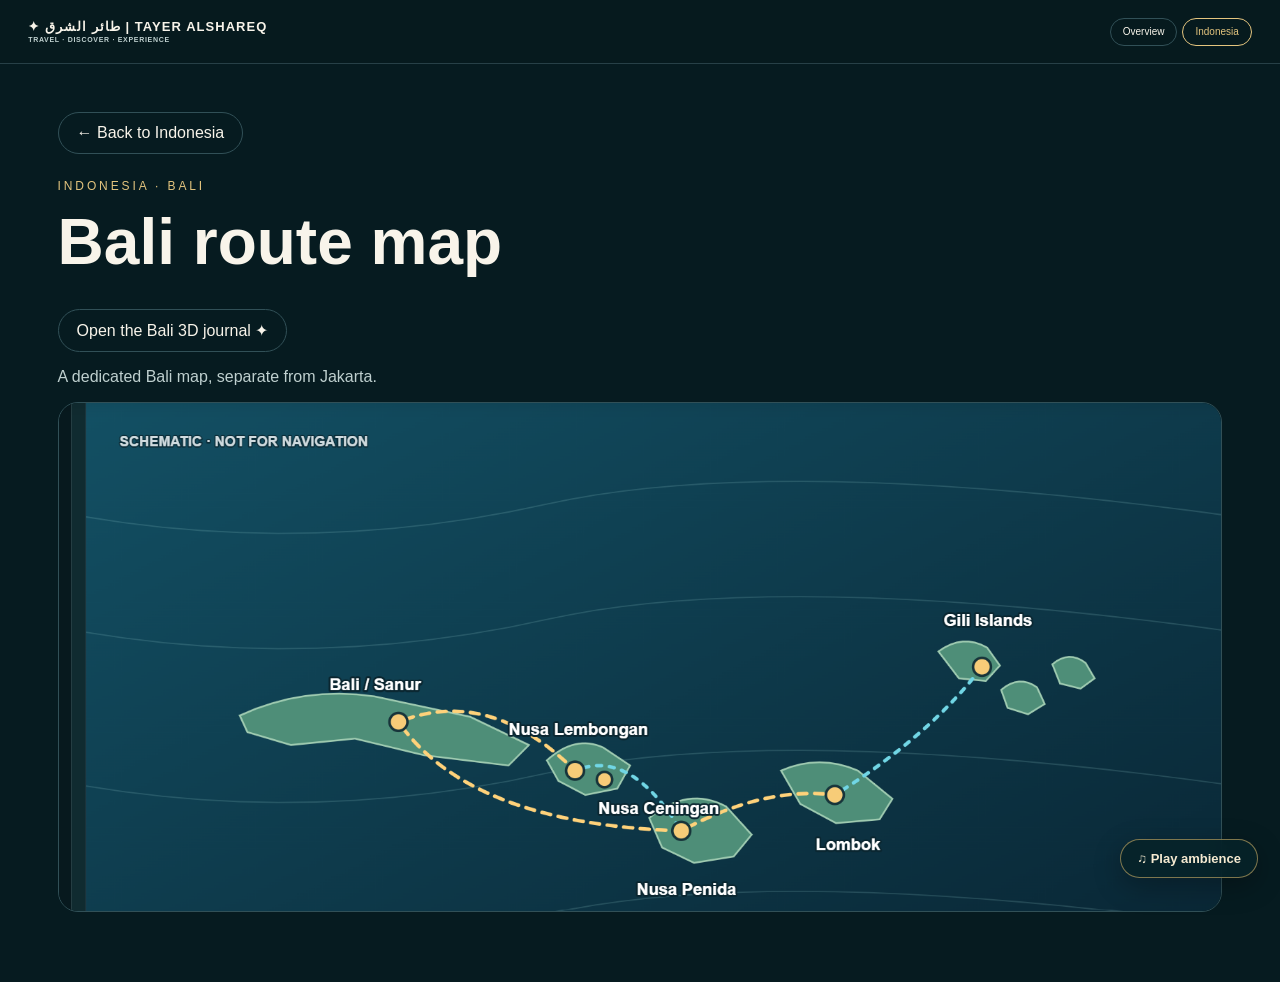
<file: paradise_multipage/bali.html>
<!doctype html><html><head><meta charset="utf-8"><meta name="viewport" content="width=device-width,initial-scale=1"><title>Bali | Paradise Portal</title><link rel="stylesheet" href="style.css"></head><body><header><div class="brand">✦ طائر الشرق | TAYER ALSHAREQ<small>TRAVEL · DISCOVER · EXPERIENCE</small></div><nav class="nav"><a href="index.html">Overview</a><a class="active" href="indonesia.html">Indonesia</a></nav></header><main class="section"><a class="btn back" href="indonesia.html">← Back to Indonesia</a><div class="eyebrow">Indonesia · Bali</div><h2>Bali route map</h2><p><a class="btn" href="journey.html#bali">Open the Bali 3D journal ✦</a></p><p style="color:var(--muted)">A dedicated Bali map, separate from Jakarta.</p><div class="map-wrap"><img src="assets/bali-map.png" alt="Bali and nearby islands route map"></div></main><div class="sound-control" id="soundControl" role="button" tabindex="0" aria-label="Play ocean waves and Balinese music">♫ Play ambience</div>
<audio id="oceanAudio" loop preload="auto"><source src="assets/ocean-waves.mp3" type="audio/mpeg"></audio>
<audio id="baliAudio" loop preload="auto"><source src="assets/bali-gamelan.mp3" type="audio/mpeg"></audio>
<script>
(()=>{const b=document.getElementById('soundControl'),o=document.getElementById('oceanAudio'),m=document.getElementById('baliAudio');if(!b)return;o.volume=.32;m.volume=.18;let on=false;async function toggle(){if(!on){try{await Promise.all([o.play(),m.play()]);on=true;b.textContent='❚❚ Pause ambience';b.classList.add('playing')}catch(e){}}else{o.pause();m.pause();on=false;b.textContent='♫ Play ambience';b.classList.remove('playing')}}b.addEventListener('click',toggle);b.addEventListener('keydown',e=>{if(e.key==='Enter'||e.key===' '){e.preventDefault();toggle()}})})();
</script></body></html>
</file>
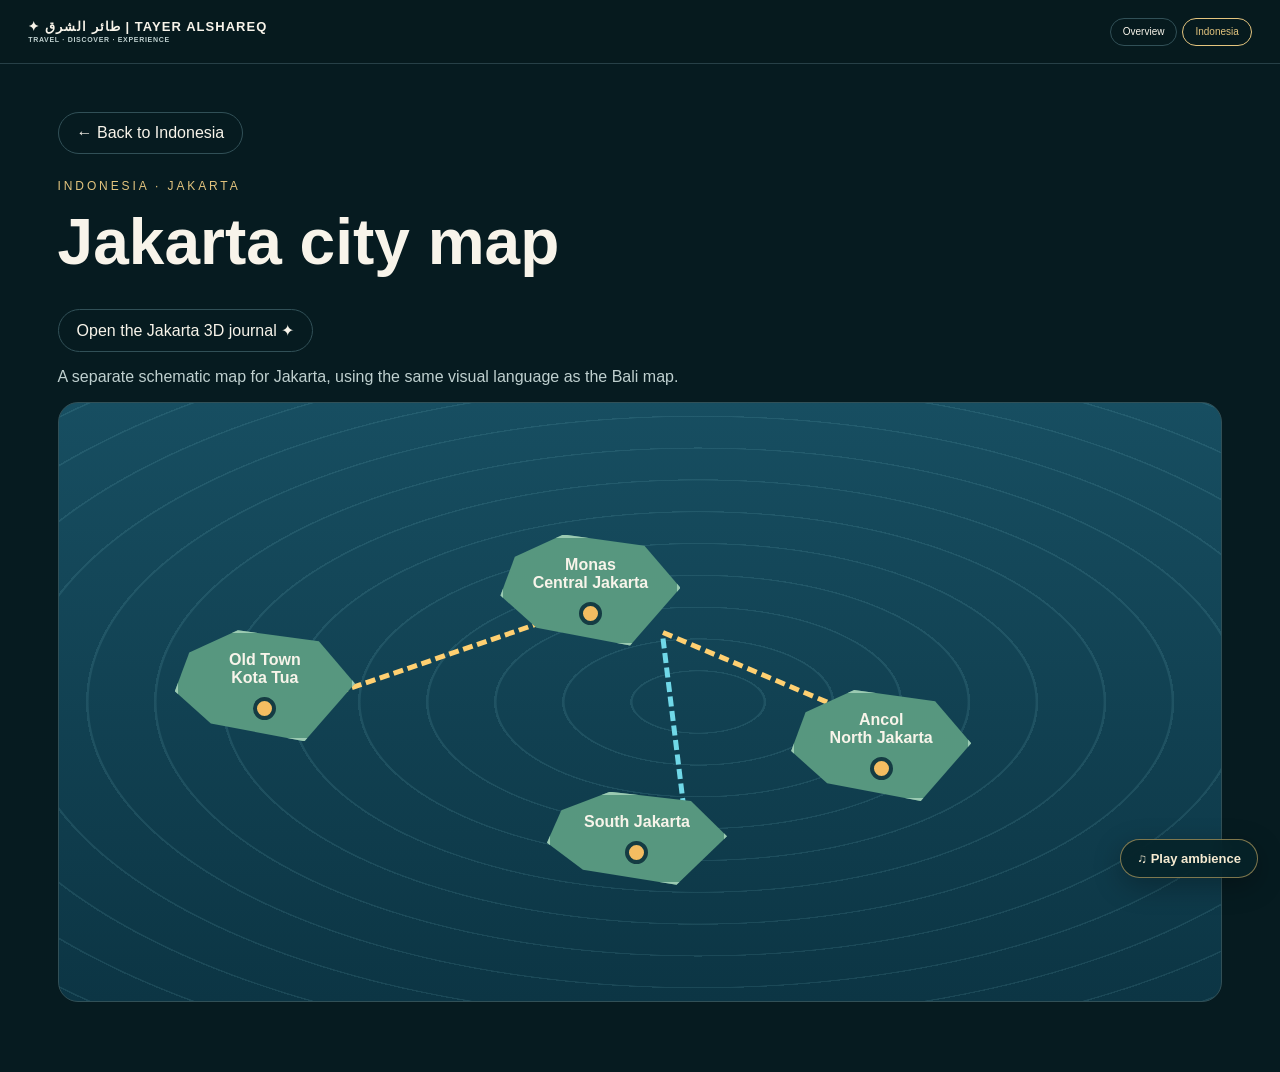
<file: paradise_multipage/jakarta.html>
<!doctype html><html><head><meta charset="utf-8"><meta name="viewport" content="width=device-width,initial-scale=1"><title>Jakarta | Paradise Portal</title><link rel="stylesheet" href="style.css"></head><body><header><div class="brand">✦ طائر الشرق | TAYER ALSHAREQ<small>TRAVEL · DISCOVER · EXPERIENCE</small></div><nav class="nav"><a href="index.html">Overview</a><a class="active" href="indonesia.html">Indonesia</a></nav></header><main class="section"><a class="btn back" href="indonesia.html">← Back to Indonesia</a><div class="eyebrow">Indonesia · Jakarta</div><h2>Jakarta city map</h2><p><a class="btn" href="journey.html#jakarta">Open the Jakarta 3D journal ✦</a></p><p style="color:var(--muted)">A separate schematic map for Jakarta, using the same visual language as the Bali map.</p><div class="map-wrap jakarta-map"><div class="route r1"></div><div class="route r2"></div><div class="route r3"></div><div class="district d1">Old Town<br>Kota Tua</div><div class="district d2">Monas<br>Central Jakarta</div><div class="district d3">Ancol<br>North Jakarta</div><div class="district d4">South Jakarta</div></div></main><div class="sound-control" id="soundControl" role="button" tabindex="0" aria-label="Play ocean waves and Balinese music">♫ Play ambience</div>
<audio id="oceanAudio" loop preload="auto"><source src="assets/ocean-waves.mp3" type="audio/mpeg"></audio>
<audio id="baliAudio" loop preload="auto"><source src="assets/bali-gamelan.mp3" type="audio/mpeg"></audio>
<script>
(()=>{const b=document.getElementById('soundControl'),o=document.getElementById('oceanAudio'),m=document.getElementById('baliAudio');if(!b)return;o.volume=.32;m.volume=.18;let on=false;async function toggle(){if(!on){try{await Promise.all([o.play(),m.play()]);on=true;b.textContent='❚❚ Pause ambience';b.classList.add('playing')}catch(e){}}else{o.pause();m.pause();on=false;b.textContent='♫ Play ambience';b.classList.remove('playing')}}b.addEventListener('click',toggle);b.addEventListener('keydown',e=>{if(e.key==='Enter'||e.key===' '){e.preventDefault();toggle()}})})();
</script></body></html>
</file>
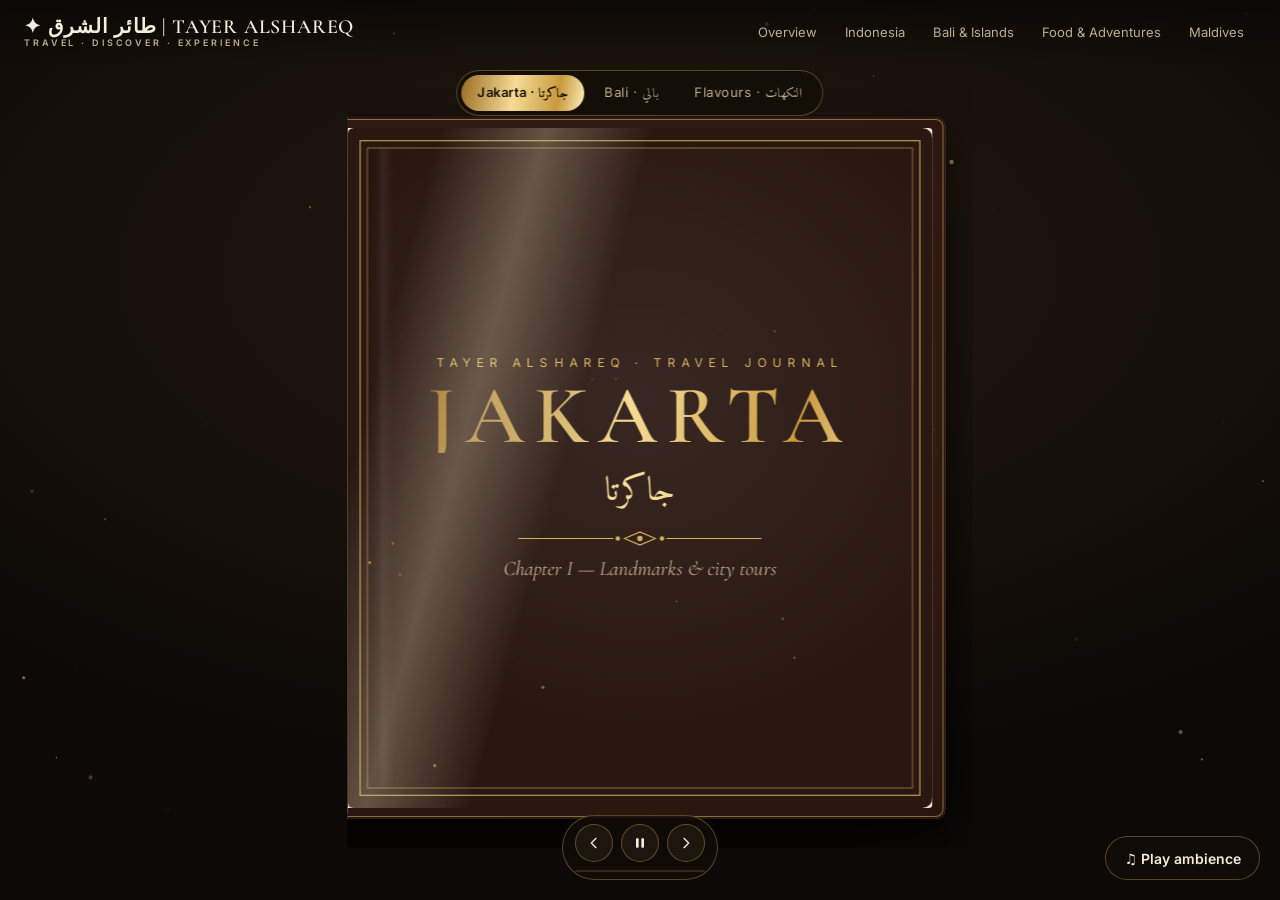
<file: paradise_multipage/journey.html>
<!doctype html>
<html lang="en">
<head>
<meta charset="utf-8">
<meta name="viewport" content="width=device-width,initial-scale=1">
<title>Indonesia Journal | Tayer Alshareq</title>
<link rel="preconnect" href="https://fonts.googleapis.com">
<link rel="preconnect" href="https://fonts.gstatic.com" crossorigin>
<link rel="stylesheet" href="https://fonts.googleapis.com/css2?family=Amiri:wght@400;700&family=Cormorant+Garamond:ital,wght@0,500;0,600;1,500&family=Inter:wght@400;500;600&display=swap">
<link rel="stylesheet" href="journey.css">
</head>
<body class="jx book">
<header class="jx-header">
  <a class="brand" href="index.html">✦ طائر الشرق | TAYER ALSHAREQ<small>TRAVEL · DISCOVER · EXPERIENCE</small></a>
  <nav class="nav">
    <a href="index.html">Overview</a>
    <a href="indonesia.html">Indonesia</a>
    <a href="#bali">Bali &amp; Islands</a>
    <a href="#food">Food &amp; Adventures</a>
    <a href="index.html#maldives">Maldives</a>
  </nav>
</header>

<div class="chapters" role="tablist" aria-label="Chapters" id="chapters"></div>

<main class="desk" id="desk">
  <div class="book" id="book">
    <div class="book-body" id="body">
      <div class="leather"></div>
      <div class="base" id="base"></div>
    </div>
    <div class="ovl" id="ovl"></div>
  </div>
</main>

<canvas id="dust"></canvas>

<section class="dock" aria-label="Journal controls">
  <div class="sr-only" id="cap" aria-live="polite"></div>
  <div class="ctrl">
    <button id="prev" aria-label="Previous page"><svg viewBox="0 0 24 24" fill="none" stroke="currentColor" stroke-width="2" stroke-linecap="round"><path d="M15 5l-7 7 7 7"/></svg></button>
    <button id="play" aria-label="Pause"></button>
    <button id="next" aria-label="Next page"><svg viewBox="0 0 24 24" fill="none" stroke="currentColor" stroke-width="2" stroke-linecap="round"><path d="M9 5l7 7-7 7"/></svg></button>
  </div>
  <div class="progress"><i id="bar"></i></div>
</section>

<div class="finale" id="finale" hidden>
  <div class="finale-card">
    <div class="eyebrow-x">The end of the journal · نهاية الرحلة</div>
    <h2>Your journey <span class="foil">awaits</span></h2>
    <p class="ar" lang="ar">جاكرتا وبالي بانتظارك مع طائر الشرق</p>
    <p>Landmarks, adventures and flavours — let Tayer Alshareq plan every chapter for you.</p>
    <div class="row">
      <a class="btn-x primary" href="index.html">Plan my trip</a>
      <button class="btn-x" id="replay">Replay journal</button>
      <a class="btn-x" href="indonesia.html">Back to the globe</a>
    </div>
  </div>
</div>

<div class="sound-control" id="soundControl" role="button" tabindex="0" aria-label="Play ocean waves and Balinese music">♫<span class="lbl">&nbsp;Play ambience</span></div>

<script src="assets/vendor/gsap.min.js"></script>
<script src="journey-data.js"></script>
<script src="journey.js"></script>
<audio id="oceanAudio" loop preload="auto"><source src="assets/ocean-waves.mp3" type="audio/mpeg"></audio>
<audio id="baliAudio" loop preload="auto"><source src="assets/bali-gamelan.mp3" type="audio/mpeg"></audio>
<script>
(()=>{const b=document.getElementById('soundControl'),o=document.getElementById('oceanAudio'),m=document.getElementById('baliAudio');if(!b)return;o.volume=.32;m.volume=.18;let on=false;async function toggle(){if(!on){try{await Promise.all([o.play(),m.play()]);on=true;b.innerHTML='❚❚<span class="lbl">&nbsp;Pause ambience</span>';b.classList.add('playing')}catch(e){}}else{o.pause();m.pause();on=false;b.innerHTML='♫<span class="lbl">&nbsp;Play ambience</span>';b.classList.remove('playing')}}b.addEventListener('click',toggle);b.addEventListener('keydown',e=>{if(e.key==='Enter'||e.key===' '){e.preventDefault();e.stopPropagation();toggle()}})})();
</script>
</body>
</html>
</file>
<file: paradise_multipage/style.css>
:root{--bg:#061b20;--panel:#0e3035;--gold:#e3c47e;--cream:#f8f4ea;--muted:#bfd0cf;--line:#315057}*{box-sizing:border-box}html{scroll-behavior:smooth}body{margin:0;background:var(--bg);color:var(--cream);font-family:Arial,Helvetica,sans-serif}header{height:78px;display:flex;align-items:center;justify-content:space-between;padding:0 4.5vw;border-bottom:1px solid #274047;background:#061a1e;position:sticky;top:0;z-index:20}.brand{font-weight:800;letter-spacing:.08em}.brand small{display:block;color:var(--muted);font-size:10px;margin-top:5px}.nav{display:flex;gap:10px;flex-wrap:wrap}.nav a,.btn{color:var(--cream);text-decoration:none;border:1px solid var(--line);border-radius:999px;padding:11px 18px}.nav a.active,.btn.gold{border-color:var(--gold);color:var(--gold)}.hero{min-height:650px;position:relative;display:flex;align-items:center;overflow:hidden}.hero video{position:absolute;inset:0;width:100%;height:100%;object-fit:cover}.shade{position:absolute;inset:0;background:linear-gradient(90deg,rgba(2,16,23,.86),rgba(2,16,23,.35),rgba(2,16,23,.12)),linear-gradient(0deg,rgba(2,16,23,.5),transparent)}.hero-copy{position:relative;z-index:2;width:min(760px,88vw);margin-left:4.5vw}.eyebrow{color:var(--gold);text-transform:uppercase;letter-spacing:.24em;font-size:12px}.hero h1{font-size:clamp(54px,7vw,108px);line-height:.92;margin:30px 0 24px}.accent{position:relative;display:inline-block}.accent:after{content:"";position:absolute;left:-1%;right:-1%;bottom:-.08em;height:5px;border-radius:99px;background:linear-gradient(90deg,transparent,#f6dc98,#d4a846,transparent);box-shadow:0 0 12px #f6dc98,0 0 30px rgba(218,174,78,.75)}.hero p{font-size:20px;line-height:1.65;color:#e2e9e7}.actions{display:flex;gap:14px;margin-top:28px}.btn{display:inline-block}.btn.primary{background:var(--gold);color:#082329;border-color:var(--gold);font-weight:800}.section{padding:70px 4.5vw}.section h2{font-size:clamp(38px,5vw,64px);margin:12px 0 30px}.cards{display:grid;grid-template-columns:1fr 1fr;gap:20px}.card{background:var(--panel);border:1px solid var(--line);border-radius:18px;overflow:hidden}.card img{width:100%;height:300px;object-fit:cover}.card-body{padding:22px}.card h3{font-size:25px;margin:0 0 12px}.card p{color:var(--muted);line-height:1.7}.globe-layout{display:grid;grid-template-columns:1.1fr .9fr;gap:40px;align-items:center}.globe{width:min(520px,75vw);aspect-ratio:1;border-radius:50%;margin:auto;background:radial-gradient(circle at 35% 30%,#2da4bc 0 4%,#12647a 18%,#0b4058 42%,#062739 67%,#03141e 100%);box-shadow:0 0 40px #2aaac455, inset -45px -30px 70px #00121c;position:relative;overflow:hidden}.globe:before{content:"";position:absolute;inset:10%;border:1px solid #80d7df44;border-radius:50%;box-shadow:0 0 0 40px #80d7df0b,0 0 0 80px #80d7df08}.islands{position:absolute;left:27%;top:44%;width:55%;height:18%;transform:rotate(8deg);filter:drop-shadow(0 0 7px #f0cb72)}.islands span{position:absolute;background:#e0bb58;border-radius:50% 45% 55% 40%}.islands span:nth-child(1){width:90px;height:23px;left:0;top:20px}.islands span:nth-child(2){width:55px;height:18px;left:92px;top:36px}.islands span:nth-child(3){width:82px;height:19px;left:148px;top:24px}.islands span:nth-child(4){width:65px;height:38px;left:220px;top:4px}.city-list a{display:flex;justify-content:space-between;padding:18px 4px;border-bottom:1px solid var(--line);color:var(--cream);text-decoration:none;font-size:22px}.city-list a:hover{color:var(--gold)}.map-wrap{background:#103e4b;border:1px solid var(--line);border-radius:20px;overflow:hidden}.map-wrap img{display:block;width:100%;height:auto}.jakarta-map{height:600px;position:relative;background:linear-gradient(#174e61,#0c3544);overflow:hidden}.jakarta-map:before{content:"";position:absolute;inset:0;background:repeating-radial-gradient(ellipse at 55% 50%,transparent 0 65px,#7bc2cc22 66px 68px)}.district{position:absolute;padding:18px 28px;background:#57977f;border:3px solid #9bcab2;clip-path:polygon(8% 20%,35% 0,80% 10%,100% 48%,72% 100%,20% 84%,0 55%);min-width:180px;text-align:center;font-weight:800}.district:after{content:"";display:block;width:15px;height:15px;background:#f4bd61;border:4px solid #153c43;border-radius:50%;margin:10px auto 0}.d1{left:10%;top:38%}.d2{left:38%;top:22%}.d3{left:63%;top:48%}.d4{left:42%;top:65%}.route{position:absolute;border-top:5px dashed #ffd071;transform-origin:left center}.r1{left:24%;top:48%;width:260px;transform:rotate(-19deg)}.r2{left:52%;top:38%;width:270px;transform:rotate(23deg)}.r3{left:52%;top:39%;width:200px;transform:rotate(83deg);border-color:#70d8e8}.back{margin-bottom:25px}@media(max-width:850px){.nav{display:none}.cards,.globe-layout{grid-template-columns:1fr}.hero{min-height:560px}.hero h1{font-size:58px}.card img{height:220px}.jakarta-map{height:480px}.district{min-width:130px;padding:12px;font-size:13px}}

/* Equal destination imagery + soft destination tint */
.cards{align-items:stretch}
.card{display:flex;flex-direction:column}
.card img{display:block;width:100%;height:360px;object-fit:cover;object-position:center}
.indonesia-card img{filter:sepia(.10) saturate(.92) brightness(1.06) contrast(.98)}
.maldives-card img{filter:sepia(.08) saturate(1.03) brightness(1.04) contrast(.98)}
.card-body{display:flex;flex-direction:column;flex:1}
.card-body .btn{margin-top:auto;align-self:flex-start}
@media(max-width:850px){.card img{height:260px}}

/* Compact header + landscape destination images (reference match) */
header{height:64px;padding:0 2.2vw;gap:18px}
.brand{font-size:13px;white-space:nowrap;line-height:1.05}
.brand small{font-size:7px;margin-top:3px;letter-spacing:.10em}
.nav{gap:5px;flex-wrap:nowrap;align-items:center;justify-content:flex-end;min-width:0}
.nav a{font-size:10px;line-height:1;padding:8px 12px;white-space:nowrap}
.section{padding-top:48px}
.card img{height:255px;aspect-ratio:auto;object-fit:cover;object-position:center}
.indonesia-card img{object-position:center 43%}
.maldives-card img{object-position:center 45%}
@media(max-width:1100px){header{padding:0 1.5vw}.brand{font-size:11px}.nav{gap:3px}.nav a{font-size:8px;padding:7px 9px}}
@media(max-width:850px){header{height:auto;min-height:64px;padding:10px 4vw}.nav{display:flex;overflow-x:auto;justify-content:flex-start}.nav a{font-size:9px}.brand{display:none}.card img{height:220px}}
/* Final destination-card image match */
.card img{width:100%;height:300px;object-fit:cover;object-position:center;border:0}
.indonesia-card img{object-position:center 40%;filter:sepia(.28) saturate(1.12) brightness(1.08) contrast(.96) hue-rotate(-7deg)}
.maldives-card img{object-position:center 45%;filter:sepia(.14) saturate(1.05) brightness(1.06) contrast(.98)}
@media(max-width:850px){.card img{height:220px}}
/* Approved golden destination images */
.indonesia-card img,.maldives-card img{filter:none!important;height:300px!important;object-fit:cover!important;object-position:center!important}
@media(max-width:850px){.indonesia-card img,.maldives-card img{height:220px!important}}

.sound-control{position:fixed;right:22px;bottom:22px;z-index:9999;padding:11px 16px;border:1px solid rgba(226,190,108,.55);border-radius:999px;background:rgba(6,35,40,.88);backdrop-filter:blur(10px);color:#f5ead1;font-size:13px;font-weight:700;cursor:pointer;box-shadow:0 8px 28px rgba(0,0,0,.28);user-select:none}.sound-control:hover,.sound-control.playing{background:#d9b76e;color:#062328}.sound-control:focus-visible{outline:2px solid #f0cf84;outline-offset:3px}@media(max-width:700px){.sound-control{right:12px;bottom:12px;font-size:12px;padding:9px 12px}}
</file>
<file: paradise_multipage/journey.css>
/* Tayer Alshareq — Indonesia globe + 3D journey book */
:root {
  --bg: #0c0906;
  --bg-2: #17110b;
  --ink: #f6eedc;
  --muted: #bfae8e;
  --gold: #d8b25a;
  --gold-hi: #f6dc96;
  --gold-lo: #9a6d22;
  --line: rgba(216, 178, 90, .35);
  --glass: rgba(18, 13, 8, .72);
  --paper: #f4ead5;
  --paper-2: #e9dcc0;
  --paper-ink: #3b2a18;
  --paper-mute: #7d6647;
  --display: "Cormorant Garamond", "Times New Roman", serif;
  --body: "Inter", system-ui, -apple-system, "Segoe UI", sans-serif;
  --arabic: "Amiri", "Noto Naskh Arabic", serif;
  --foil: linear-gradient(100deg, #9a6d22 0%, #f6dc96 22%, #c99a3e 40%, #fff3c4 52%, #b8862f 66%, #f6dc96 82%, #9a6d22 100%);
}

* { box-sizing: border-box; }
html, body { margin: 0; height: 100%; }
body.jx {
  background: radial-gradient(120% 90% at 50% 30%, #241a10 0%, var(--bg) 62%) fixed, var(--bg);
  color: var(--ink);
  font-family: var(--body);
  overflow: hidden;
  -webkit-font-smoothing: antialiased;
}
.jx [lang="ar"], .jx .ar { font-family: var(--arabic); direction: rtl; }
.jx a { color: inherit; }
.jx button { font: inherit; color: inherit; }
.jx :focus-visible { outline: 2px solid var(--gold-hi); outline-offset: 3px; border-radius: 6px; }

/* ---------- header (mirrors the site header) ---------- */
.jx-header {
  position: fixed; inset: 0 0 auto 0; z-index: 30;
  display: flex; align-items: center; gap: 24px;
  height: 64px; padding: 0 24px;
  background: linear-gradient(to bottom, rgba(12, 9, 6, .92), rgba(12, 9, 6, 0));
}
.jx-header .brand {
  font-family: var(--display); font-size: 20px; font-weight: 600; letter-spacing: .04em;
  white-space: nowrap; text-decoration: none; display: flex; flex-direction: column; line-height: 1.1;
}
.jx-header .brand small { font-family: var(--body); font-size: 9px; letter-spacing: .32em; color: var(--muted); }
.jx-header .nav {
  display: flex; gap: 4px; margin-left: auto; overflow-x: auto; scrollbar-width: none;
}
.jx-header .nav::-webkit-scrollbar { display: none; }
.jx-header .nav a {
  padding: 8px 12px; border-radius: 999px; font-size: 13px; text-decoration: none; white-space: nowrap; color: var(--muted);
  transition: color .2s, background-color .2s;
}
.jx-header .nav a:hover { color: var(--ink); background: rgba(246, 220, 150, .08); }
.jx-header .nav a.active { color: #1a1208; background: var(--foil); background-size: 200% 100%; }

.foil {
  background: var(--foil); background-size: 220% 100%;
  -webkit-background-clip: text; background-clip: text; color: transparent;
  animation: foil 7s ease-in-out infinite;
}
@keyframes foil { 0%, 100% { background-position: 0% 50%; } 50% { background-position: 100% 50%; } }

.eyebrow-x { font-size: 11px; letter-spacing: .34em; text-transform: uppercase; color: var(--gold); }

.btn-x {
  display: inline-flex; align-items: center; justify-content: center; gap: 10px;
  min-height: 44px; padding: 0 20px; border-radius: 999px; cursor: pointer;
  border: 1px solid var(--line); background: rgba(246, 220, 150, .06);
  text-decoration: none; font-size: 14px; letter-spacing: .02em;
  transition: background-color .2s, border-color .2s, transform .2s;
}
.btn-x:hover { background: rgba(246, 220, 150, .14); border-color: var(--gold); }
.btn-x:active { transform: scale(.97); }
.btn-x.primary { background: var(--foil); background-size: 200% 100%; color: #1a1208; border-color: transparent; font-weight: 600; }

/* ================= GLOBE PAGE ================= */
#globe { position: fixed; inset: 0; }
#globe canvas { display: block; }
.globe-panel {
  position: fixed; z-index: 10; left: clamp(16px, 5vw, 72px); top: 50%; transform: translateY(-50%);
  width: min(400px, calc(100vw - 32px));
  padding: 28px; border-radius: 22px;
  background: var(--glass); border: 1px solid var(--line);
  backdrop-filter: blur(14px); -webkit-backdrop-filter: blur(14px);
}
.globe-panel h1 { font-family: var(--display); font-weight: 500; font-size: clamp(34px, 4.4vw, 52px); line-height: 1; margin: 10px 0 6px; }
.globe-panel .ar { font-size: 20px; color: var(--gold-hi); margin: 0 0 14px; }
.globe-panel p { color: var(--muted); font-size: 14px; line-height: 1.6; margin: 0 0 20px; }
.globe-panel .row { display: flex; gap: 10px; flex-wrap: wrap; }
.globe-panel .maps { margin-top: 16px; font-size: 13px; color: var(--muted); }
.globe-panel .maps a { color: var(--gold-hi); }
.sound-control {
  position: fixed; z-index: 35; right: 20px; bottom: 20px; min-height: 44px; padding: 0 18px; border-radius: 999px;
  display: flex; align-items: center; cursor: pointer; font-size: 14px; font-weight: 600;
  background: var(--glass); border: 1px solid var(--line); backdrop-filter: blur(10px); -webkit-backdrop-filter: blur(10px);
}
.sound-control:hover, .sound-control.playing, #soundControl.playing { border-color: var(--gold); color: var(--gold-hi); }
.globe-hint { position: fixed; z-index: 10; bottom: 22px; left: 50%; transform: translateX(-50%); font-size: 12px; color: var(--muted); letter-spacing: .12em; white-space: nowrap; }

.pin-anchor { position: relative; width: 0; height: 0; }
.pin {
  position: absolute; left: 0; top: 0; display: flex; align-items: center; gap: 10px;
  border: 0; background: none; padding: 0; cursor: pointer; pointer-events: auto;
  transform: translate(-11px, -50%); transition: opacity .3s;
}
.pin.left { left: auto; right: 0; flex-direction: row-reverse; transform: translate(11px, -50%); }
.pin.left .pin-label { text-align: right; }
.pin-anchor.hidden .pin { opacity: 0; pointer-events: none; }
.pin-dot {
  position: relative; width: 22px; height: 22px; border-radius: 50%; flex: none;
  background: radial-gradient(circle at 35% 35%, #fff6d6, var(--gold) 55%, var(--gold-lo));
  box-shadow: 0 0 0 4px rgba(246, 220, 150, .25), 0 0 24px 6px rgba(246, 220, 150, .55);
}
.pin-dot::after {
  content: ""; position: absolute; inset: -2px; border-radius: 50%;
  border: 2px solid var(--gold-hi); animation: pulse 2s ease-out infinite;
}
@keyframes pulse { from { transform: scale(1); opacity: .9; } to { transform: scale(2.8); opacity: 0; } }
.pin-label {
  display: flex; flex-direction: column; padding: 7px 14px; border-radius: 12px; line-height: 1.15; text-align: left;
  background: var(--glass); border: 1px solid var(--line); backdrop-filter: blur(8px); -webkit-backdrop-filter: blur(8px);
  transition: border-color .2s, background-color .2s;
}
.pin-label b { font-family: var(--display); font-size: 20px; font-weight: 600; letter-spacing: .02em; }
.pin-label i { font-style: normal; font-family: var(--arabic); color: var(--gold-hi); font-size: 14px; }
.pin-label small { white-space: nowrap; font-size: 10px; letter-spacing: .2em; text-transform: uppercase; color: var(--muted); }
.pin:hover .pin-label, .pin:focus-visible .pin-label { border-color: var(--gold); background: rgba(40, 29, 15, .9); }

.warp {
  position: fixed; inset: 0; z-index: 50; pointer-events: none;
  background: radial-gradient(circle at 50% 50%, #fff6d6 0%, var(--gold) 18%, #2a1d0e 52%, var(--bg) 70%);
  clip-path: circle(0% at 50% 50%);
}

@media (max-width: 720px) {
  .jx-header { padding: 0 16px; gap: 12px; }
  .jx-header .brand { font-size: 16px; }
  .globe-panel { top: auto; bottom: 16px; left: 16px; transform: none; padding: 18px; }
  .globe-panel h1 { font-size: 30px; }
  .globe-panel p { display: none; }
  .globe-hint { top: 72px; bottom: auto; }
  .globe-panel .maps { margin-top: 10px; }
  .sound-control { top: 100px; bottom: auto; right: 16px; min-height: 40px; font-size: 13px; }
}

/* ================= BOOK PAGE ================= */
.chapters {
  position: fixed; z-index: 25; top: 70px; left: 50%; transform: translateX(-50%);
  display: flex; gap: 4px; padding: 4px; border-radius: 999px;
  background: var(--glass); border: 1px solid var(--line); backdrop-filter: blur(10px); -webkit-backdrop-filter: blur(10px);
}
.chapters button {
  border: 0; background: none; cursor: pointer; min-height: 36px; padding: 0 16px; border-radius: 999px;
  font-size: 13px; color: var(--muted); letter-spacing: .04em; transition: color .2s, background-color .2s;
}
.chapters button:hover { color: var(--ink); }
.chapters button[aria-selected="true"] { color: #1a1208; background: var(--foil); background-size: 200% 100%; font-weight: 600; }

.desk { position: fixed; inset: 0; }
.book { position: absolute; }
.book-body { position: absolute; inset: 0; }
.leather { /* the cover board peeking out around the pages */
  position: absolute; inset: -1.6% -1.1%; border-radius: 10px;
  background: radial-gradient(120% 90% at 50% 40%, #3a2117, #22120c);
  box-shadow: inset 0 0 0 2px #2a1712, inset 0 0 0 3px rgba(216, 178, 90, .55), 0 40px 80px -20px rgba(0, 0, 0, .85), 0 14px 30px rgba(0, 0, 0, .5);
}
.base { position: absolute; inset: 0; }
.base::after { /* paper edges under the pages */
  content: ""; position: absolute; left: .6%; right: .6%; bottom: -.9%; height: 1%; border-radius: 0 0 4px 4px; z-index: -1;
  background: repeating-linear-gradient(to bottom, #efe4cc 0 1px, #cdbb98 1px 2px);
}
.ovl { position: absolute; inset: 0; pointer-events: none; }

.spread { position: absolute; left: 0; top: 0; overflow: visible; color: var(--paper-ink); }
.spread .pg {
  position: absolute; top: 0; bottom: 0; width: 50%; overflow: hidden;
  background:
    radial-gradient(130% 90% at 50% 40%, rgba(255, 252, 240, .7), rgba(255, 252, 240, 0) 60%),
    url("data:image/svg+xml,%3Csvg xmlns='http://www.w3.org/2000/svg' width='160' height='160'%3E%3Cfilter id='n'%3E%3CfeTurbulence type='fractalNoise' baseFrequency='.9' numOctaves='2' stitchTiles='stitch'/%3E%3CfeColorMatrix values='0 0 0 0 .45 0 0 0 0 .33 0 0 0 0 .18 0 0 0 .08 0'/%3E%3C/filter%3E%3Crect width='100%25' height='100%25' filter='url(%23n)'/%3E%3C/svg%3E"),
    var(--paper);
}
.spread .pg.left { left: 0; border-radius: 4px 0 0 4px; }
.spread .pg.right { left: 50%; border-radius: 0 4px 4px 0; }
.gutter {
  position: absolute; top: 0; bottom: 0; left: 50%; width: 12%; transform: translateX(-50%); pointer-events: none;
  background: linear-gradient(90deg, transparent, rgba(60, 38, 12, .1) 30%, rgba(40, 24, 6, .42) 49.6%, rgba(255, 250, 235, .2) 50.4%, rgba(60, 38, 12, .1) 70%, transparent);
}
.sp-clip { position: absolute; inset: 0; overflow: hidden; border-radius: 4px; }
.sp-clip .bg { position: absolute; inset: 0; width: 100%; height: 100%; object-fit: cover; display: block; }
.is-photo .gutter { width: 8%; opacity: .9; }
.cut { position: absolute; inset: 0; width: 100%; height: 100%; object-fit: cover; display: block; pointer-events: none; }
.cut.art { inset: auto; left: 12%; right: 12%; bottom: 9%; width: 76%; height: 78%; object-fit: contain; }

.pg-in { position: absolute; inset: 9% 10%; display: flex; flex-direction: column; justify-content: center; }
.pg-in .k { font-size: .5em; letter-spacing: .38em; text-transform: uppercase; color: var(--paper-mute); }
.pg-in h2 {
  margin: .15em 0 0; font-family: var(--display); font-weight: 600; font-size: 3.6em; line-height: .95; letter-spacing: .08em; text-transform: uppercase;
  background: linear-gradient(100deg, #6b4512, #c99a3e 30%, #8a5d1a 50%, #d8b25a 70%, #6b4512);
  -webkit-background-clip: text; background-clip: text; color: transparent;
}
.pg-in h3 { margin: .25em 0 .1em; font-family: var(--display); font-weight: 600; font-size: 2.1em; line-height: 1.02; color: #5a3a12; }
.pg-in .ar { font-size: 1.05em; color: var(--paper-mute); }
.pg-in .ar.big { font-size: 1.7em; color: #8a5d1a; }
.pg-in .ornament { margin: .5em 0; width: 9em; height: .7em; color: #a07a3c; }
.intro .pg-in { align-items: center; text-align: center; }
.intro .ornament { margin: .5em auto; }
.pg-in .sub { font-family: var(--display); font-style: italic; font-size: 1em; color: var(--paper-mute); }
.pg-in .sub.ar { font-style: normal; }
.pg-in .tag { font-size: .5em; letter-spacing: .2em; text-transform: uppercase; color: #a07a3c; }
.pg-in p { font-size: .72em; line-height: 1.65; color: #5e4a30; margin: .8em 0 0; max-width: 30em; }
.toc ol { list-style: none; margin: .6em 0 0; padding: 0; }
.toc li button {
  display: flex; align-items: baseline; gap: .6em; width: 100%; padding: .38em 0; border: 0; background: none; cursor: pointer;
  font: inherit; color: var(--paper-ink); text-align: left; border-bottom: 1px solid rgba(160, 122, 60, .22); pointer-events: auto;
  transition: color .2s;
}
.toc li button:hover { color: #8a5d1a; }
.toc .n { font-family: var(--display); font-size: .7em; color: #a07a3c; letter-spacing: .1em; }
.toc .t { font-family: var(--display); font-weight: 600; font-size: .95em; }

/* turning leaf */
.half { position: absolute; inset: 0; overflow: hidden; }
.half.still { width: 50%; }
.half.still.l { left: 0; right: auto; }
.half.still.r { left: 50%; right: auto; }
.leaf { position: absolute; top: 0; width: 50%; height: 100%; transform-style: preserve-3d; }
.leaf.right { left: 50%; transform-origin: 0 50%; }
.leaf.left { left: 0; transform-origin: 100% 50%; }
.face { position: absolute; inset: 0; overflow: hidden; backface-visibility: hidden; -webkit-backface-visibility: hidden; }
.face.back { transform: rotateY(180deg); }
.face .shade { position: absolute; inset: 0; opacity: 0; pointer-events: none; background: linear-gradient(90deg, rgba(30, 18, 4, .6), rgba(30, 18, 4, .1)); }
.leaf.left .face.front .shade { background: linear-gradient(270deg, rgba(30, 18, 4, .6), rgba(30, 18, 4, .1)); }

/* leather cover with gold emboss */
.cover {
  position: absolute; inset: 0; display: flex; flex-direction: column; align-items: center; justify-content: center; text-align: center; gap: .35em;
  border-radius: 6px 10px 10px 6px; overflow: hidden; color: var(--ink);
  background:
    radial-gradient(90% 70% at 50% 40%, rgba(255, 255, 255, .07), transparent 70%),
    linear-gradient(90deg, rgba(0, 0, 0, .55) 0, rgba(0, 0, 0, 0) 5%, rgba(255, 255, 255, .05) 6%, rgba(0, 0, 0, 0) 8%),
    #2a1712;
  box-shadow: inset 0 0 0 .5em #2a1712, inset 0 0 0 calc(.5em + 1px) var(--gold), inset 0 0 0 .8em #2a1712, inset 0 0 0 calc(.8em + 1px) rgba(216, 178, 90, .55);
}
.cover .k { font-size: .5em; letter-spacing: .5em; text-transform: uppercase; color: var(--gold); }
.cover h3 { margin: 0; font-family: var(--display); font-weight: 600; font-size: 3.4em; letter-spacing: .12em; text-transform: uppercase; line-height: .9; }
.cover .ar { font-size: 1.4em; color: var(--gold-hi); }
.cover .sub { font-family: var(--display); font-style: italic; font-size: .85em; color: var(--muted); }
.cover .ornament { color: var(--gold); width: 10em; height: .7em; }
.cover .glint { position: absolute; inset: -20%; pointer-events: none; background: linear-gradient(105deg, transparent 40%, rgba(255, 240, 200, .28) 50%, transparent 60%); transform: translateX(-130%); }

/* small controls */
.dock {
  position: fixed; z-index: 20; left: 50%; bottom: 20px; transform: translateX(-50%);
  display: grid; gap: 8px; justify-items: center; padding: 8px 12px 7px; border-radius: 999px;
  background: var(--glass); border: 1px solid var(--line); backdrop-filter: blur(12px); -webkit-backdrop-filter: blur(12px);
}
.ctrl { display: flex; gap: 8px; align-items: center; }
.ctrl button {
  width: 38px; height: 38px; border-radius: 50%; border: 1px solid var(--line); background: rgba(246, 220, 150, .06);
  display: grid; place-items: center; cursor: pointer; transition: background-color .2s, border-color .2s, transform .15s;
}
.ctrl button:hover { background: rgba(246, 220, 150, .16); border-color: var(--gold); }
.ctrl button:active { transform: scale(.94); }
.ctrl button svg { width: 16px; height: 16px; }
.progress { width: 100%; height: 2px; background: rgba(246, 220, 150, .14); border-radius: 2px; overflow: hidden; }
.progress i { display: block; height: 100%; width: 0; background: var(--foil); }

#dust { position: fixed; inset: 0; z-index: 15; pointer-events: none; }

.finale {
  position: fixed; inset: 0; z-index: 40; display: grid; place-items: center; padding: 16px;
  background: radial-gradient(70% 60% at 50% 45%, rgba(42, 29, 14, .7), rgba(12, 9, 6, .92));
}
.finale[hidden] { display: none; }
.finale-card { text-align: center; max-width: 520px; }
.finale-card h2 { font-family: var(--display); font-weight: 500; font-size: clamp(40px, 7vw, 68px); line-height: 1; margin: 12px 0 8px; }
.finale-card .ar { font-size: 22px; color: var(--gold-hi); margin: 0 0 18px; }
.finale-card p { color: var(--muted); line-height: 1.6; margin: 0 0 24px; }
.finale-card .row { display: flex; gap: 10px; justify-content: center; flex-wrap: wrap; }

.sr-only { position: absolute; width: 1px; height: 1px; overflow: hidden; clip: rect(0 0 0 0); white-space: nowrap; }

@media (max-width: 720px) {
  .chapters { top: 64px; }
  .chapters button { padding: 0 12px; font-size: 12px; }
  .dock { bottom: 14px; }
  .book .sound-control { top: auto; bottom: 18px; right: 12px; width: 40px; min-height: 40px; padding: 0; justify-content: center; }
  .book .sound-control .lbl { display: none; }
}

@media (prefers-reduced-motion: reduce) {
  .foil, .pin-dot::after { animation: none; }
}
</file>
